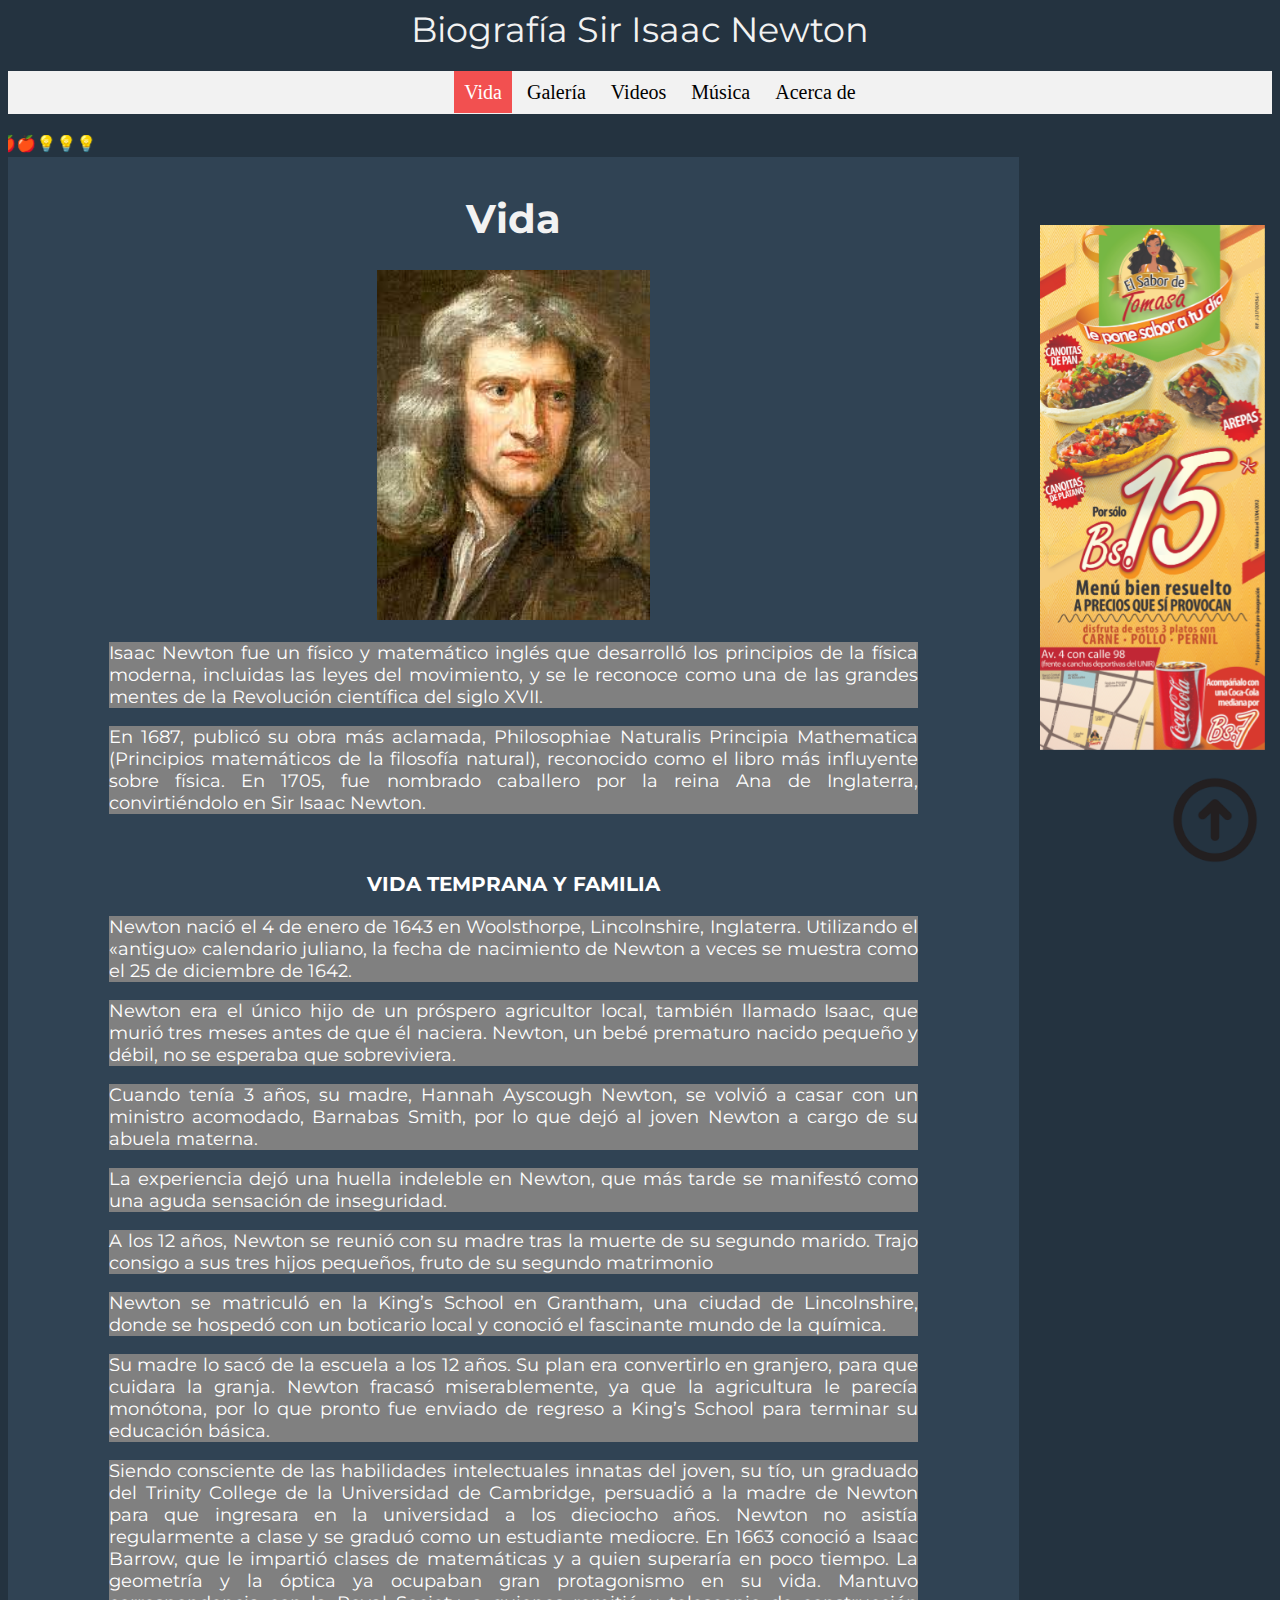
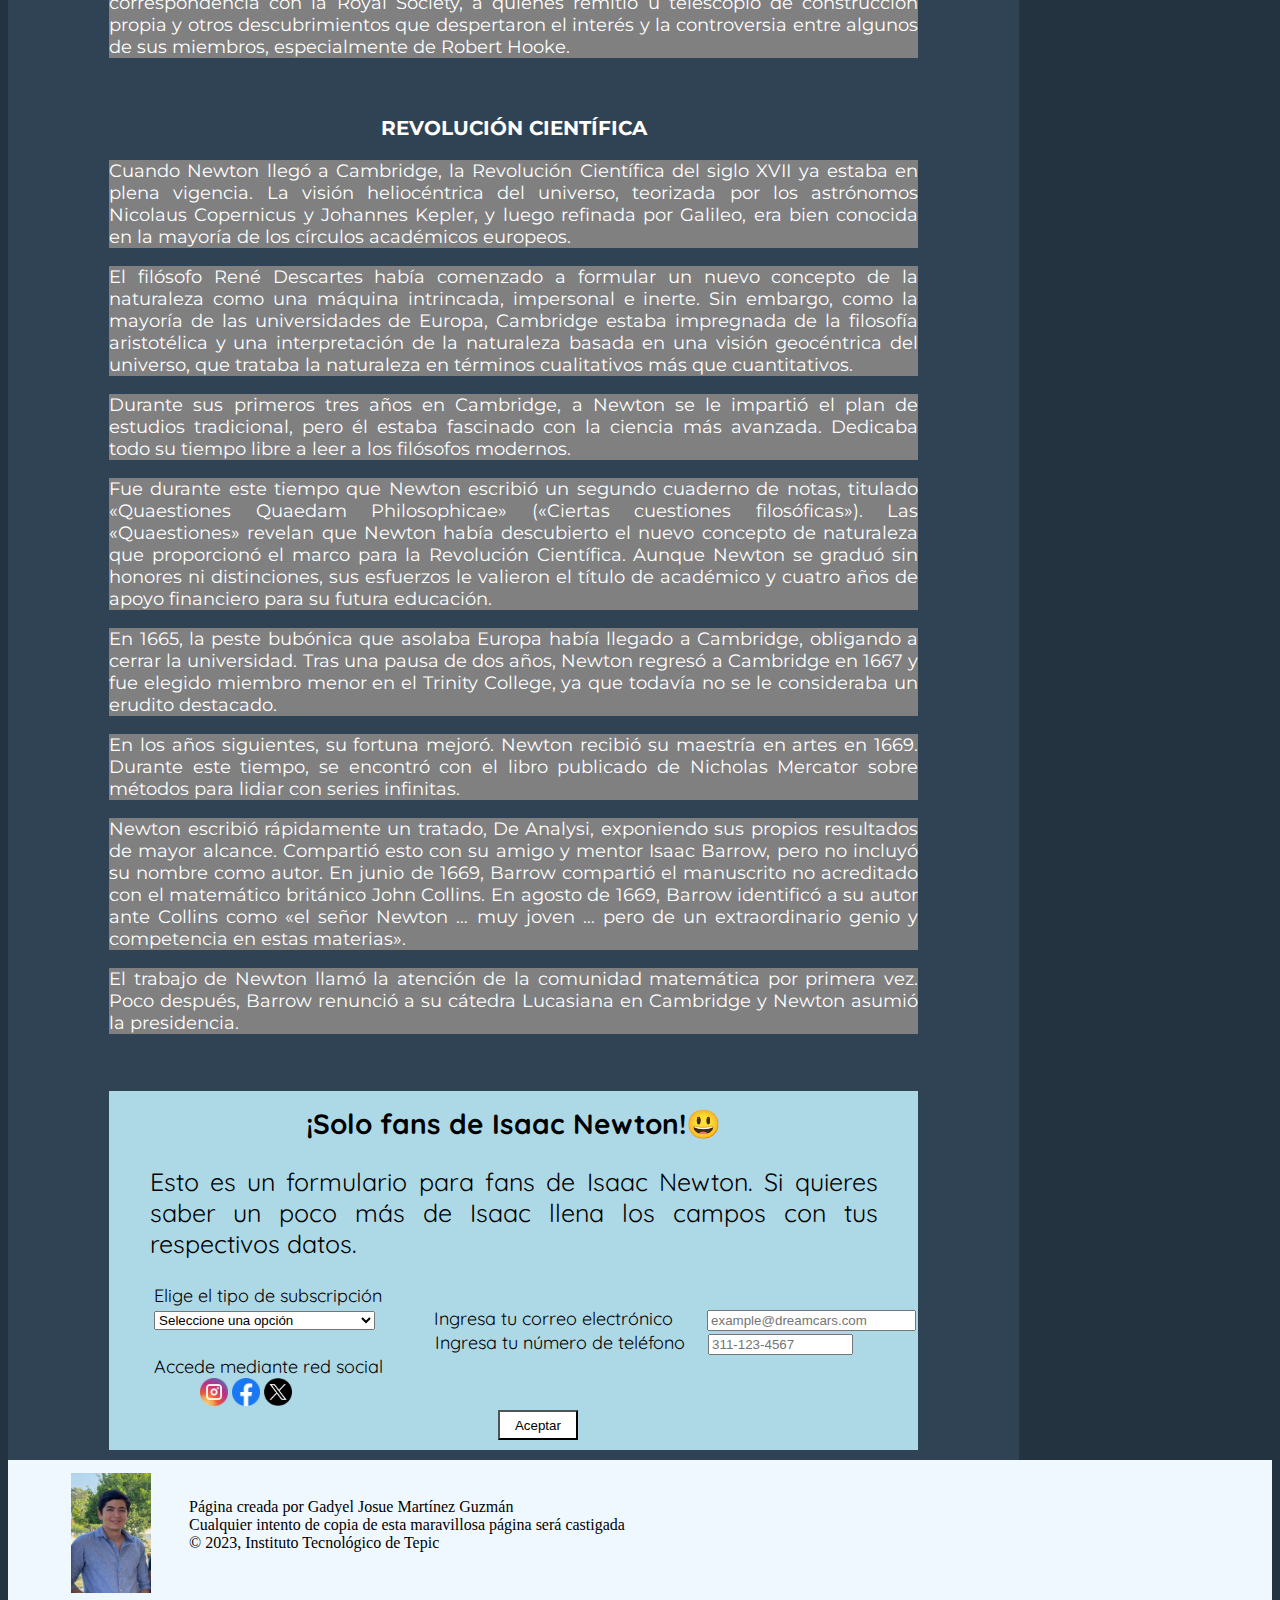
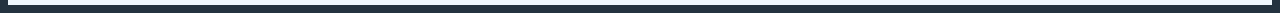
<file: index.html>
<!DOCTYPE html>
<html>
  <head>
    <meta charset="utf-8" />
    <title>Sir Isaac Newton</title>
    <meta name="viewport" content="width=device-width, initial-scale=1" />
    <link rel="preconnect" href="https://fonts.googleapis.com" />
    <link rel="preconnect" href="https://fonts.gstatic.com" crossorigin />
    <link
      href="https://fonts.googleapis.com/css2?family=Montserrat&display=swap"
      rel="stylesheet"
    />
    <link rel="preconnect" href="https://fonts.googleapis.com" />
    <link rel="preconnect" href="https://fonts.gstatic.com" crossorigin />
    <link
      href="https://fonts.googleapis.com/css2?family=Montserrat&family=Quicksand&display=swap"
      rel="stylesheet"
    />
    <link rel="icon" type="image/vnd.icon" href="img/manzana.ico" />
    <link rel="stylesheet" href="css/index.css" />
    <style></style>
  </head>
  <header>Biografía Sir Isaac Newton</header>
  <nav>
    <ul id="opciones">
      <li><a href="index.html" class="botonNav" style="background-color: #f25050; color: white;">Vida</a></li>
      <li><a href="galeria.html" class="botonNav">Galería</a></li>
      <li><a href="videos.html" class="botonNav">Videos</a></li>
      <li><a href="musica.html" class="botonNav">Música</a></li>
      <li><a href="acercaDe.html" class="botonNav">Acerca de</a></li>
    </ul>
  </nav>
  <marquee behavior="scroll" direction="right" scrollamount="10"
    >🍎🍎🍎💡💡💡</marquee
  >
  <body>
    <section>
      <article>
        <h1>Vida</h1>
        <div id="isaac_1">
          <img
            src="img/Isaac_1.jpg"
            alt="Imagen de Isaac Newton"
            height="350px"
          />
        </div>
        <p>
          Isaac Newton fue un físico y matemático inglés que desarrolló los
          principios de la física moderna, incluidas las leyes del movimiento, y
          se le reconoce como una de las grandes mentes de la Revolución
          científica del siglo XVII.
        </p>
        <p>
          En 1687, publicó su obra más aclamada, Philosophiae Naturalis
          Principia Mathematica (Principios matemáticos de la filosofía
          natural), reconocido como el libro más influyente sobre física. En
          1705, fue nombrado caballero por la reina Ana de Inglaterra,
          convirtiéndolo en Sir Isaac Newton.
        </p>
      </article>
      <article>
        <h3>VIDA TEMPRANA Y FAMILIA</h3>
        <p>
          Newton nació el 4 de enero de 1643 en Woolsthorpe, Lincolnshire,
          Inglaterra. Utilizando el «antiguo» calendario juliano, la fecha de
          nacimiento de Newton a veces se muestra como el 25 de diciembre de
          1642.
        </p>
        <p>
          Newton era el único hijo de un próspero agricultor local, también
          llamado Isaac, que murió tres meses antes de que él naciera. Newton,
          un bebé prematuro nacido pequeño y débil, no se esperaba que
          sobreviviera.
        </p>
        <p>
          Cuando tenía 3 años, su madre, Hannah Ayscough Newton, se volvió a
          casar con un ministro acomodado, Barnabas Smith, por lo que dejó al
          joven Newton a cargo de su abuela materna.
        </p>
        <p>
          La experiencia dejó una huella indeleble en Newton, que más tarde se
          manifestó como una aguda sensación de inseguridad.
        </p>
        <p>
          A los 12 años, Newton se reunió con su madre tras la muerte de su
          segundo marido. Trajo consigo a sus tres hijos pequeños, fruto de su
          segundo matrimonio
        </p>
        <p>
          Newton se matriculó en la King’s School en Grantham, una ciudad de
          Lincolnshire, donde se hospedó con un boticario local y conoció el
          fascinante mundo de la química.
        </p>
        <p>
          Su madre lo sacó de la escuela a los 12 años. Su plan era convertirlo
          en granjero, para que cuidara la granja. Newton fracasó
          miserablemente, ya que la agricultura le parecía monótona, por lo que
          pronto fue enviado de regreso a King’s School para terminar su
          educación básica.
        </p>
        <p>
          Siendo consciente de las habilidades intelectuales innatas del joven,
          su tío, un graduado del Trinity College de la Universidad de
          Cambridge, persuadió a la madre de Newton para que ingresara en la
          universidad a los dieciocho años. Newton no asistía regularmente a
          clase y se graduó como un estudiante mediocre. En 1663 conoció a Isaac
          Barrow, que le impartió clases de matemáticas y a quien superaría en
          poco tiempo. La geometría y la óptica ya ocupaban gran protagonismo en
          su vida. Mantuvo correspondencia con la Royal Society, a quienes
          remitió u telescopio de construcción propia y otros descubrimientos
          que despertaron el interés y la controversia entre algunos de sus
          miembros, especialmente de Robert Hooke.
        </p>
      </article>
      <article>
        <h3>REVOLUCIÓN CIENTÍFICA</h3>
        <p>
          Cuando Newton llegó a Cambridge, la Revolución Científica del siglo
          XVII ya estaba en plena vigencia. La visión heliocéntrica del
          universo, teorizada por los astrónomos Nicolaus Copernicus y Johannes
          Kepler, y luego refinada por Galileo, era bien conocida en la mayoría
          de los círculos académicos europeos.
        </p>

        <p>
          El filósofo René Descartes había comenzado a formular un nuevo
          concepto de la naturaleza como una máquina intrincada, impersonal e
          inerte. Sin embargo, como la mayoría de las universidades de Europa,
          Cambridge estaba impregnada de la filosofía aristotélica y una
          interpretación de la naturaleza basada en una visión geocéntrica del
          universo, que trataba la naturaleza en términos cualitativos más que
          cuantitativos.
        </p>

        <p>
          Durante sus primeros tres años en Cambridge, a Newton se le impartió
          el plan de estudios tradicional, pero él estaba fascinado con la
          ciencia más avanzada. Dedicaba todo su tiempo libre a leer a los
          filósofos modernos.
        </p>

        <p>
          Fue durante este tiempo que Newton escribió un segundo cuaderno de
          notas, titulado «Quaestiones Quaedam Philosophicae» («Ciertas
          cuestiones filosóficas»). Las «Quaestiones» revelan que Newton había
          descubierto el nuevo concepto de naturaleza que proporcionó el marco
          para la Revolución Científica. Aunque Newton se graduó sin honores ni
          distinciones, sus esfuerzos le valieron el título de académico y
          cuatro años de apoyo financiero para su futura educación.
        </p>

        <p>
          En 1665, la peste bubónica que asolaba Europa había llegado a
          Cambridge, obligando a cerrar la universidad. Tras una pausa de dos
          años, Newton regresó a Cambridge en 1667 y fue elegido miembro menor
          en el Trinity College, ya que todavía no se le consideraba un erudito
          destacado.
        </p>

        <p>
          En los años siguientes, su fortuna mejoró. Newton recibió su maestría
          en artes en 1669. Durante este tiempo, se encontró con el libro
          publicado de Nicholas Mercator sobre métodos para lidiar con series
          infinitas.
        </p>

        <p>
          Newton escribió rápidamente un tratado, De Analysi, exponiendo sus
          propios resultados de mayor alcance. Compartió esto con su amigo y
          mentor Isaac Barrow, pero no incluyó su nombre como autor. En junio de
          1669, Barrow compartió el manuscrito no acreditado con el matemático
          británico John Collins. En agosto de 1669, Barrow identificó a su
          autor ante Collins como «el señor Newton … muy joven … pero de un
          extraordinario genio y competencia en estas materias».
        </p>

        <p>
          El trabajo de Newton llamó la atención de la comunidad matemática por
          primera vez. Poco después, Barrow renunció a su cátedra Lucasiana en
          Cambridge y Newton asumió la presidencia.
        </p>
      </article>
      <article>
        <div id="divFormulario">
          <h1>¡Solo fans de Isaac Newton!😃</h1>
          <p>
            Esto es un formulario para fans de Isaac Newton. Si quieres saber un
            poco más de Isaac llena los campos con tus respectivos datos.
          </p>
          <form id="formulario">
            <label>Elige el tipo de subscripción</label><br />
            <select name="editor" id="editor">
              <option>Seleccione una opción</option>
              <option>Suscribirme por correo</option>
              <option>Suscribirme por mensaje de texto</option>
            </select>
            <div id="correo">
              <label>Ingresa tu correo electrónico</label>
              <input
                type="text"
                size="23"
                placeholder="example@dreamcars.com"
              />
            </div>
            <div id="telefono">
              <label>Ingresa tu número de teléfono</label>
              <input type="text" size="15" placeholder="311-123-4567" />
            </div>
            <div id="redes">
              <label>Accede mediante red social</label>
              <br />
              <a href="https://www.instagram.com" target="_blank"
                ><img src="img/instagram.png" height="28px" id="instagram"
              /></a>
              <a href="https://www.facebook.com" target="_blank"
                ><img src="img/facebook.png" height="28px"
              /></a>
              <a href="https://www.twitter.com" target="_blank"
                ><img src="img/twitter.png" height="28px"
              /></a>
            </div>
            <div id="aceptar">
              <input
                type="button"
                value="Aceptar"
                style="
                  height: 30px;
                  width: 80px;
                  background-color: white;
                  color: black;
                  cursor: pointer;
                "
              />
            </div>
          </form>
        </div>
      </article>
    </section>
    <aside>
      <div>
        <img
          src="img/publicidad_1.jpg"
          height="525px"
          style="position: fixed; right: 15px; bottom: 150px"
        />
      </div>
    </aside>
    <a href="#opciones"
      ><img id="subir" alt="Ver menú" src="img/subir.png" width="100"
    /></a>
  </body>
  <footer>
    <map name="mapa_autor">
      <area
        shape="rect"
        coords="27,30,57,70"
        href="https://www.linkedin.com/in/gadyel-mart%C3%ADnez-839042223/"
        target="_blank"
      />
    </map>
    <img
      id="autor"
      src="img/yo.jpeg"
      height="120px"
      width="80px"
      usemap="#mapa_autor"
    />

    <div id="informacion">
      Página creada por Gadyel Josue Martínez Guzmán<br />
      Cualquier intento de copia de esta maravillosa página será castigada<br />
      © 2023, Instituto Tecnológico de Tepic
    </div>
  </footer>
</html>
</file>
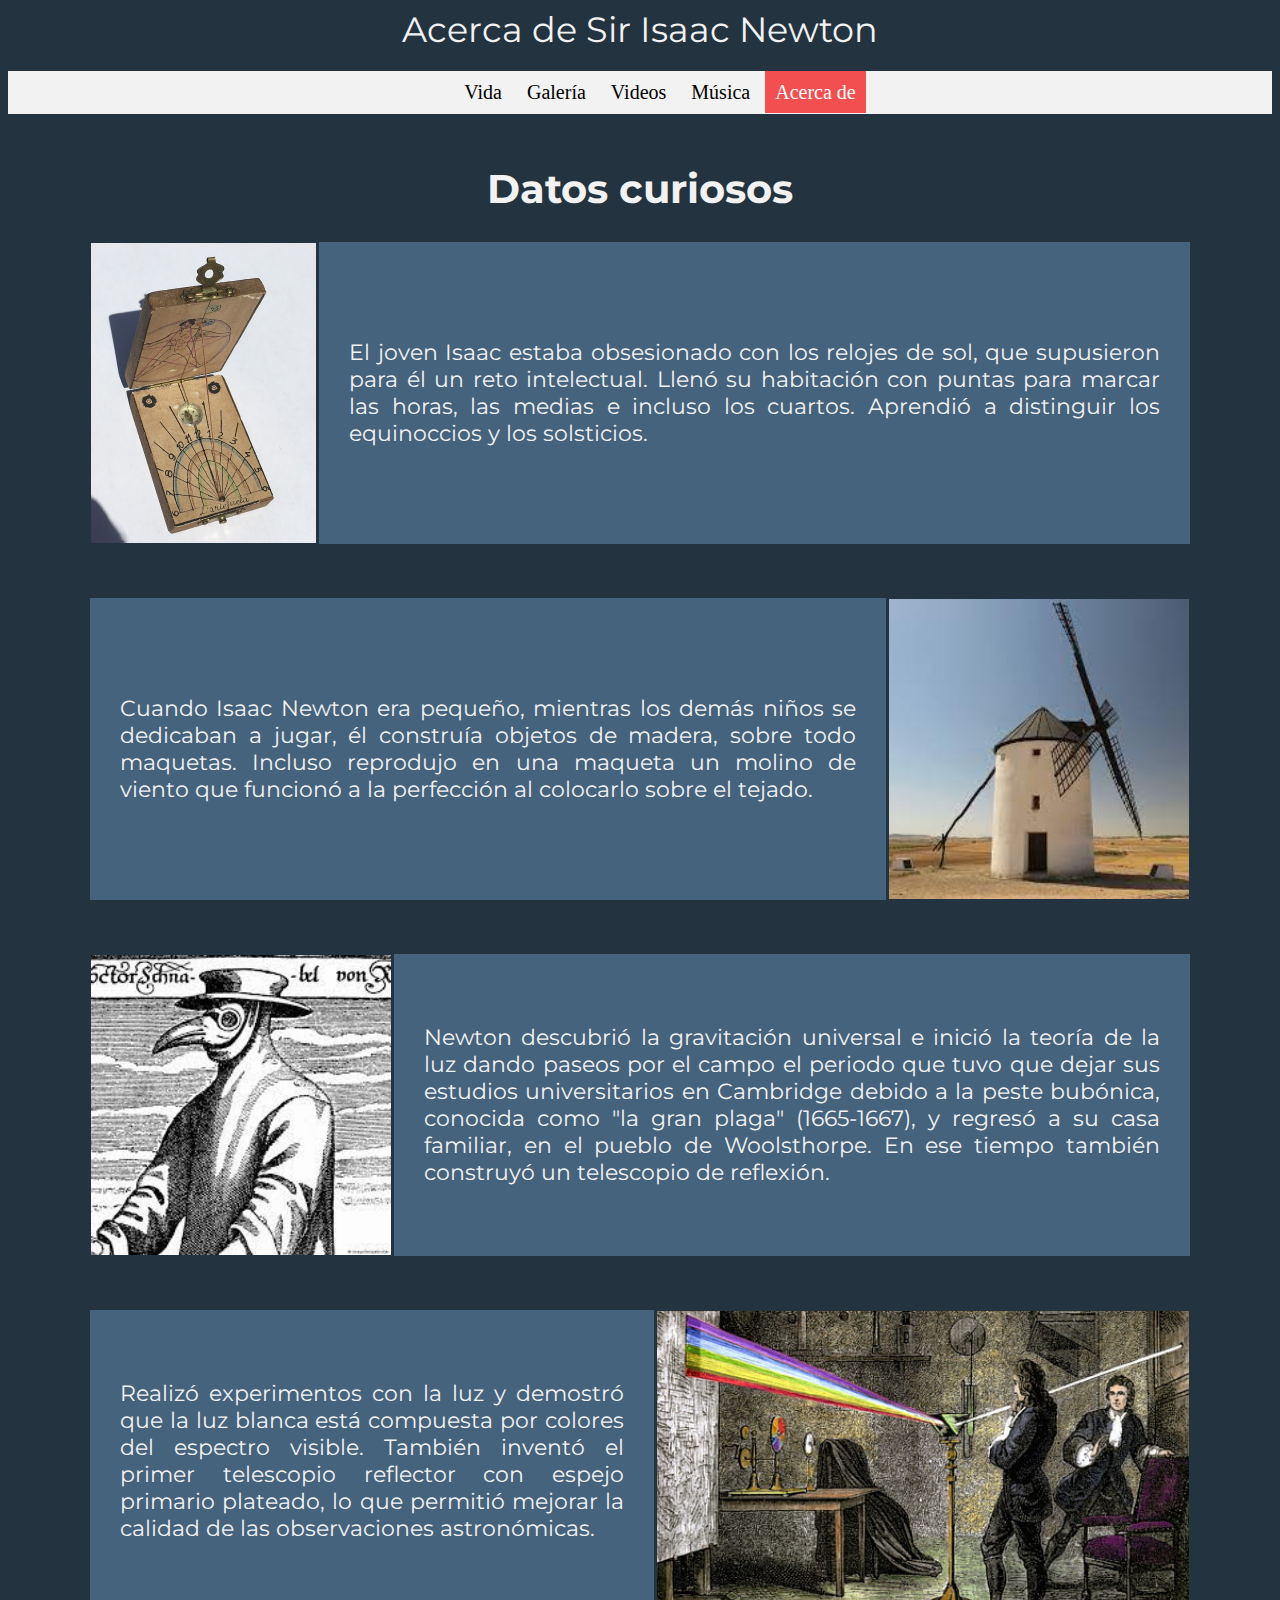
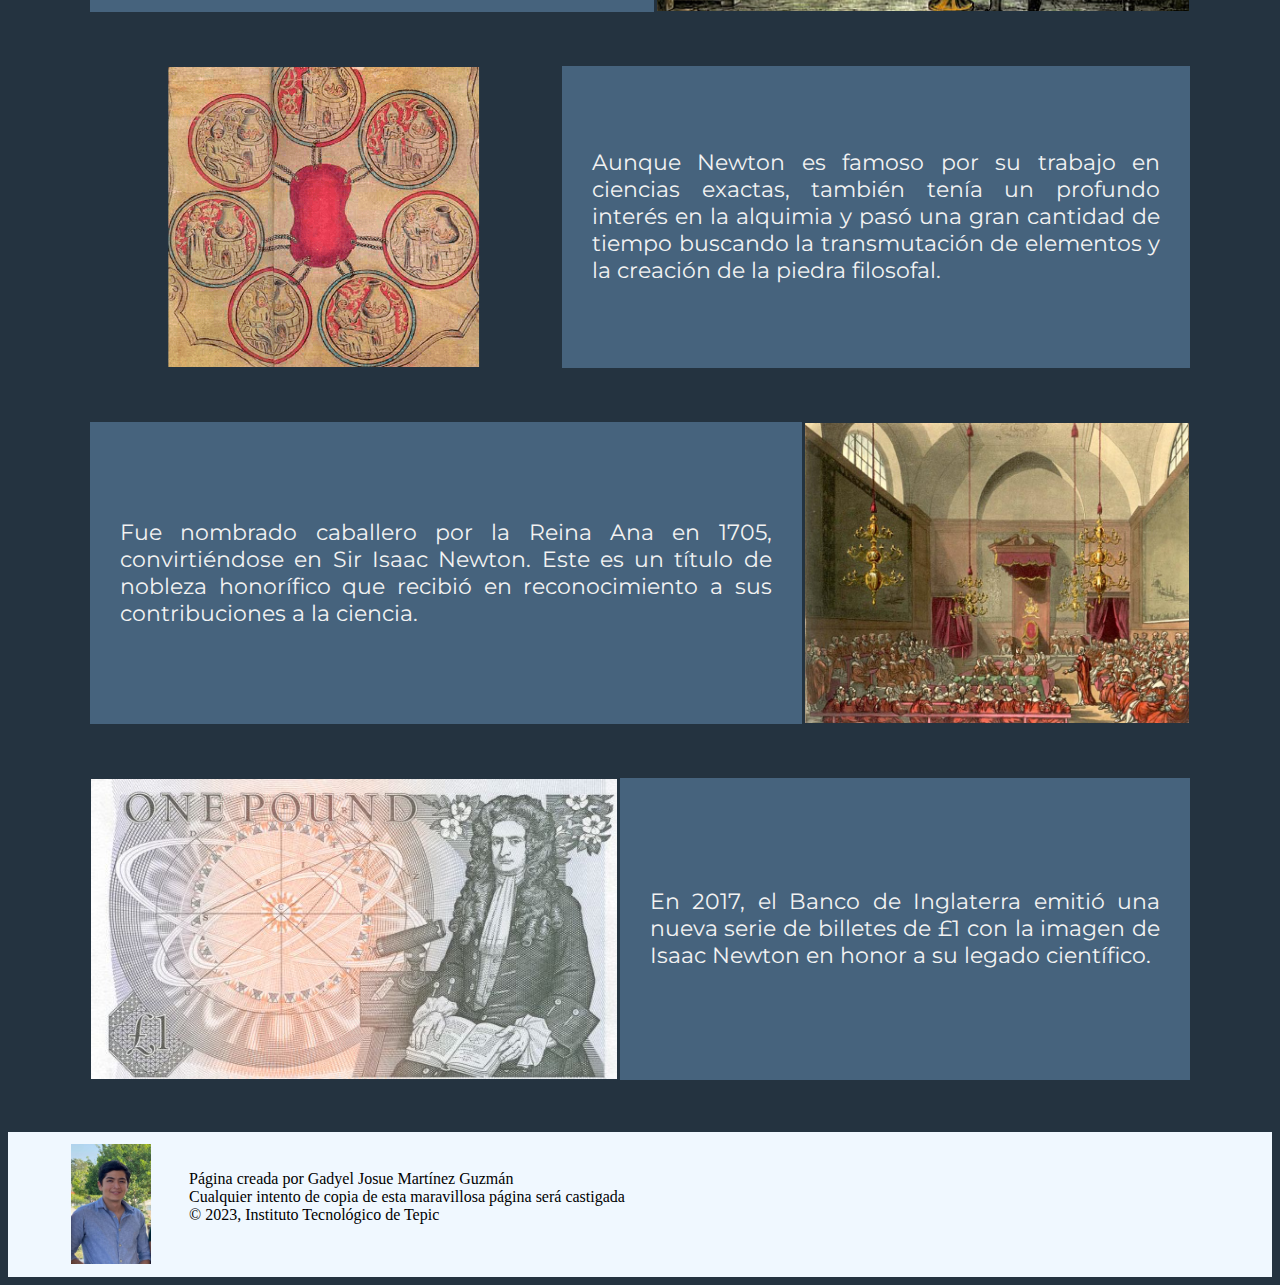
<file: acercaDe.html>
<html>
  <head>
    <meta charset="utf-8" />
    <title>Sir Isaac Newton</title>
    <meta name="viewport" content="width=device-width, initial-scale=1" />
    <link rel="preconnect" href="https://fonts.googleapis.com" />
    <link rel="preconnect" href="https://fonts.gstatic.com" crossorigin />
    <link
      href="https://fonts.googleapis.com/css2?family=Montserrat&display=swap"
      rel="stylesheet"
    />
    <link rel="preconnect" href="https://fonts.googleapis.com" />
    <link rel="preconnect" href="https://fonts.gstatic.com" crossorigin />
    <link
      href="https://fonts.googleapis.com/css2?family=Montserrat&family=Quicksand&display=swap"
      rel="stylesheet"
    />
    <link rel="icon" type="image/vnd.icon" href="img/manzana.ico" />
    <link rel="stylesheet" href="css/acercaDe.css" />
  </head>
  <header>Acerca de Sir Isaac Newton</header>
  <nav>
    <ul id="opciones">
      <li><a href="index.html" class="botonNav">Vida</a></li>
      <li><a href="galeria.html" class="botonNav">Galería</a></li>
      <li><a href="videos.html" class="botonNav">Videos</a></li>
      <li><a href="musica.html" class="botonNav">Música</a></li>
      <li>
        <a
          href="acercaDe.html"
          class="botonNav"
          style="background-color: #f25050; color: white"
          >Acerca de</a
        >
      </li>
    </ul>
  </nav>
  <body>
    <div class="contenidoDatos">
      <h1>Datos curiosos</h1>
      <table>
        <tr>
          <td>
            <img src="img/reloj.jpg" class="imagen" />
          </td>
          <td class="celdaInformacion">
            <p>
              El joven Isaac estaba obsesionado con los relojes de sol, que
              supusieron para él un reto intelectual. Llenó su habitación con
              puntas para marcar las horas, las medias e incluso los cuartos.
              Aprendió a distinguir los equinoccios y los solsticios.
            </p>
          </td>
        </tr>
      </table>
    </div>

    <div class="contenidoDatos">
      <table>
        <tr>
          <td class="celdaInformacion">
            <p>
              Cuando Isaac Newton era pequeño, mientras los demás niños se
              dedicaban a jugar, él construía objetos de madera, sobre todo
              maquetas. Incluso reprodujo en una maqueta un molino de viento que
              funcionó a la perfección al colocarlo sobre el tejado.
            </p>
          </td>
          <td>
            <img src="img/molino.jpg" class="imagen" />
          </td>
        </tr>
      </table>
    </div>
    <div class="contenidoDatos">
      <table>
        <tr>
          <td>
            <img src="img/peste.jpg" class="imagen" />
          </td>
          <td class="celdaInformacion">
            <p>
              Newton descubrió la gravitación universal e inició la teoría de la
              luz dando paseos por el campo el periodo que tuvo que dejar sus
              estudios universitarios en Cambridge debido a la peste bubónica,
              conocida como "la gran plaga" (1665-1667), y regresó a su casa
              familiar, en el pueblo de Woolsthorpe. En ese tiempo también
              construyó un telescopio de reflexión.
            </p>
          </td>
        </tr>
      </table>
    </div>

    <div class="contenidoDatos">
      <table>
        <tr>
          <td class="celdaInformacion">
            <p>
              Realizó experimentos con la luz y demostró que la luz blanca está
              compuesta por colores del espectro visible. También inventó el
              primer telescopio reflector con espejo primario plateado, lo que
              permitió mejorar la calidad de las observaciones astronómicas.
            </p>
          </td>
          <td>
            <img src="img/luz.jpg" class="imagen" />
          </td>
        </tr>
      </table>
    </div>
    <div class="contenidoDatos">
      <table>
        <tr>
          <td>
            <img src="img/piedra.png" class="imagen" />
          </td>
          <td class="celdaInformacion">
            <p>
              Aunque Newton es famoso por su trabajo en ciencias exactas,
              también tenía un profundo interés en la alquimia y pasó una gran
              cantidad de tiempo buscando la transmutación de elementos y la
              creación de la piedra filosofal.
            </p>
          </td>
        </tr>
      </table>
    </div>

    <div class="contenidoDatos">
      <table>
        <tr>
          <td class="celdaInformacion">
            <p>
              Fue nombrado caballero por la Reina Ana en 1705, convirtiéndose en
              Sir Isaac Newton. Este es un título de nobleza honorífico que
              recibió en reconocimiento a sus contribuciones a la ciencia.
            </p>
          </td>
          <td>
            <img src="img/nombramiento.jpg" class="imagen" />
          </td>
        </tr>
      </table>
    </div>
    <div class="contenidoDatos" style="margin-bottom: 50px;">
      <table>
        <tr>
          <td>
            <img src="img/billete.jpg" class="imagen" />
          </td>
          <td class="celdaInformacion">
            <p>
              En 2017, el Banco de Inglaterra emitió una nueva serie de billetes
              de £1 con la imagen de Isaac Newton en honor a su legado
              científico.
            </p>
          </td>
        </tr>
      </table>
    </div>
  </body>
  <footer>
    <map name="mapa_autor">
      <area
        shape="rect"
        coords="27,30,57,70"
        href="https://www.linkedin.com/in/gadyel-mart%C3%ADnez-839042223/"
        target="_blank"
      />
    </map>
    <img
      id="autor"
      src="img/yo.jpeg"
      height="120px"
      width="80px"
      usemap="#mapa_autor"
    />

    <div id="informacion">
      Página creada por Gadyel Josue Martínez Guzmán<br />
      Cualquier intento de copia de esta maravillosa página será castigada<br />
      © 2023, Instituto Tecnológico de Tepic
    </div>
  </footer>
</html>
</file>
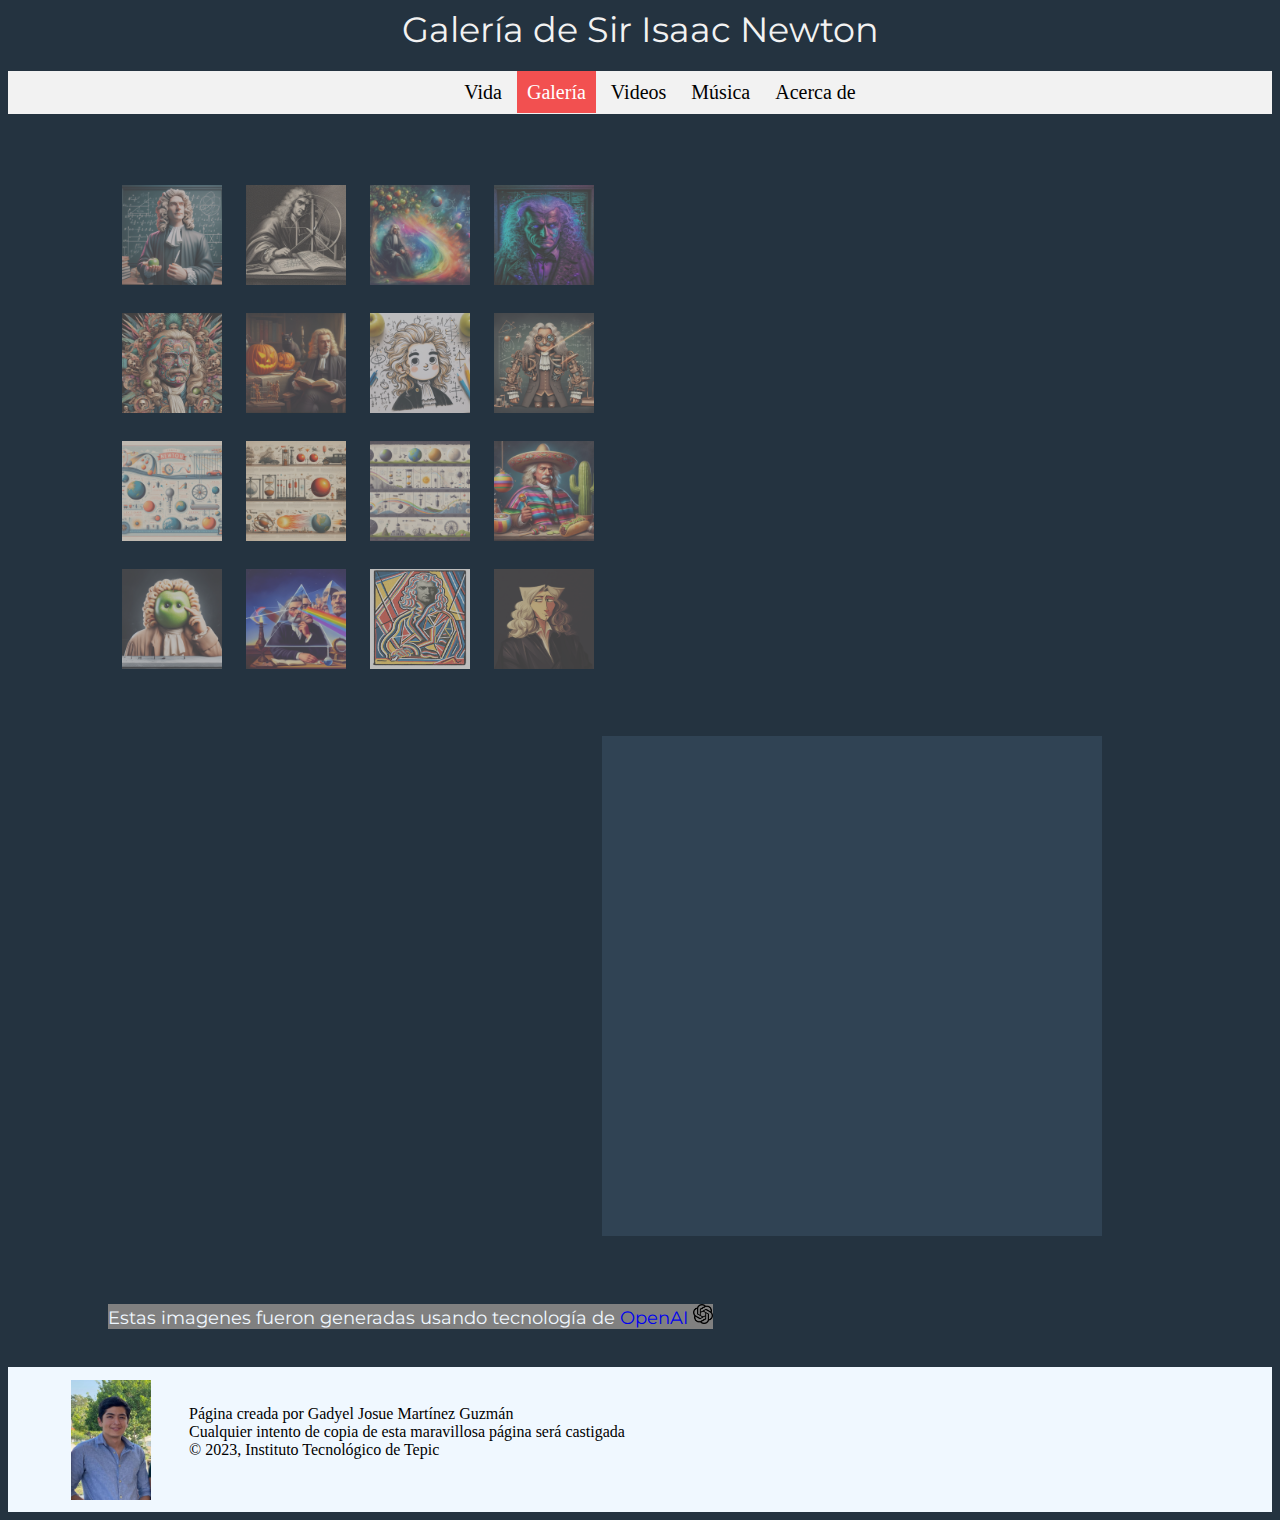
<file: galeria.html>
<!DOCTYPE html>
<html>
  <head>
    <meta charset="utf-8" />
    <title>Sir Isaac Newton</title>
    <meta name="viewport" content="width=device-width, initial-scale=1" />
    <link rel="preconnect" href="https://fonts.googleapis.com" />
    <link rel="preconnect" href="https://fonts.gstatic.com" crossorigin />
    <link
      href="https://fonts.googleapis.com/css2?family=Montserrat&display=swap"
      rel="stylesheet"
    />
    <link rel="preconnect" href="https://fonts.googleapis.com" />
    <link rel="preconnect" href="https://fonts.gstatic.com" crossorigin />
    <link
      href="https://fonts.googleapis.com/css2?family=Montserrat&family=Quicksand&display=swap"
      rel="stylesheet"
    />
    <link rel="icon" type="image/vnd.icon" href="img/manzana.ico" />
    <link rel="stylesheet" href="css/galeria.css" />
  </head>
  <header>Galería de Sir Isaac Newton</header>
  <nav>
    <ul id="opciones">
      <li><a href="index.html" class="botonNav">Vida</a></li>
      <li><a href="galeria.html" class="botonNav" style="background-color: #f25050; color: white;">Galería</a></li>
      <li><a href="videos.html" class="botonNav">Videos</a></li>
      <li><a href="musica.html" class="botonNav">Música</a></li>
      <li><a href="acercaDe.html" class="botonNav">Acerca de</a></li>
    </ul>
  </nav>

  <body>
    <div>
      <div id="contenedorMiniaturas">
        <table>
          <tr>
            <td>
              <img class="miniatura" src="img/isaac_3d.jpg" />
              <img class="imagenGrande" src="img/isaac_3d.jpg" />
            </td>
            <td>
              <img class="miniatura" src="img/isaac_amano.jpg" />
              <img class="imagenGrande" src="img/isaac_amano.jpg" />
            </td>
            <td>
              <img class="miniatura" src="img/isaac_arte.jpg" />
              <img class="imagenGrande" src="img/isaac_arte.jpg" />
            </td>
            <td>
              <img class="miniatura" src="img/isaac_cyberpunk.jpg" /><img
                class="imagenGrande"
                src="img/isaac_cyberpunk.jpg"
              />
            </td>
          </tr>
          <tr>
            <td>
              <img class="miniatura" src="img/isaac_azteca.jpg" /><img
                class="imagenGrande"
                src="img/isaac_azteca.jpg"
              />
            </td>
            <td>
              <img class="miniatura" src="img/isaac_halloween.jpg" /><img
                class="imagenGrande"
                src="img/isaac_halloween.jpg"
              />
            </td>
            <td>
              <img class="miniatura" src="img/isaac_kid.jpg" /><img
                class="imagenGrande"
                src="img/isaac_kid.jpg"
              />
            </td>
            <td>
              <img class="miniatura" src="img/isaac_robot.jpg" /><img
                class="imagenGrande"
                src="img/isaac_robot.jpg"
              />
            </td>
          </tr>
          <tr>
            <td>
              <img class="miniatura" src="img/isaac_leyes.jpg" /><img
                class="imagenGrande"
                src="img/isaac_leyes.jpg"
              />
            </td>
            <td>
              <img class="miniatura" src="img/isaac_leyes2.jpg" /><img
                class="imagenGrande"
                src="img/isaac_leyes2.jpg"
              />
            </td>
            <td>
              <img class="miniatura" src="img/isaac_leyes3.jpg" /><img
                class="imagenGrande"
                src="img/isaac_leyes3.jpg"
              />
            </td>
            <td>
              <img class="miniatura" src="img/isaac_mexicano.jpg" /><img
                class="imagenGrande"
                src="img/isaac_mexicano.jpg"
              />
            </td>
          </tr>
          <tr>
            <td>
              <img class="miniatura" src="img/isaac_manzana.jpg" /><img
                class="imagenGrande"
                src="img/isaac_manzana.jpg"
              />
            </td>
            <td>
              <img class="miniatura" src="img/isaac_pinkfloyd.jpg" /><img
                class="imagenGrande"
                src="img/isaac_pinkfloyd.jpg"
              />
            </td>
            <td>
              <img class="miniatura" src="img/isaac_simon.jpg" /><img
                class="imagenGrande"
                src="img/isaac_simon.jpg"
              />
            </td>
            <td>
              <img class="miniatura" src="img/isaac_raro.png" /><img
                class="imagenGrande"
                src="img/isaac_raro.png"
              />
            </td>
          </tr>
        </table>
      </div>
      <div id="contenedorVisualizador">
        <div id="visualizador"></div>
      </div>
    </div>
    <div id="explicacion">
      <p>Estas imagenes fueron generadas usando tecnología de  <a href="https://openai.com/dall-e-3" target="_blank"
        >OpenAI <img src="img/openAi.png" style="height: 20px"
      /></a></p>
      
    </div>
  </body>
  <footer>
    <map name="mapa_autor">
      <area
        shape="rect"
        coords="27,30,57,70"
        href="https://www.linkedin.com/in/gadyel-mart%C3%ADnez-839042223/"
        target="_blank"
      />
    </map>
    <img
      id="autor"
      src="img/yo.jpeg"
      height="120px"
      width="80px"
      usemap="#mapa_autor"
    />

    <div id="informacion">
      Página creada por Gadyel Josue Martínez Guzmán<br />
      Cualquier intento de copia de esta maravillosa página será castigada<br />
      © 2023, Instituto Tecnológico de Tepic
    </div>
  </footer>
</html>
</file>
<file: css/index.css>
marquee{
    position: sticky;
    top: 0px;
}
body{
    background-color: #243340;
    color: aliceblue;
}
header{
    background-color: #243340;
    color: #F2F2F2;
    text-align: center;
    font-family: Montserrat;
    font-size: 35px;
}
nav{
    background-color: #F2F2F2;
    font-family: Verdana;
    font-size: 20px;
    text-align: center;
}
nav li{
    display: inline-block;
    text-align: center;
    margin: 0;
    padding-top: 10px;
    padding-bottom: 10px;
}
nav li a{
    color: black;
    background-color: #F2F2F2;
    text-decoration: none;
    padding: 10px;
}
aside{
    float: left;
    width: 20%;
    text-align: center;
}
section{
    width: 80%;
}
.botonNav:hover{
    color: white;
    background-color: #F25050;
    transition: 0.2s;
    opacity: 1;
}
footer{
    background-color: aliceblue;
    color: black;
    display: flex;
    clear: both;
}
article{
    background-color: #304354;
    color: white;
    padding-left: 10%;
    padding-right: 10%;
    padding-bottom: 1%;
    padding-top: 1%;
}
p{
    text-align: justify;
    font-family: Montserrat;
    font-size: 18px;
    background-color: gray;
}
h1{
    font-size: 40px;
    text-align: center;
    color: #F2F2F2;
    font-family: Montserrat;
}
h3{
    font-family: Montserrat;
    text-align: center;
    font-size: 20px;
}
#subir{
    position: fixed;
    bottom: 30px;
    right: 15px;
}
#autor{
    margin-left: 5%;
    padding-top: 1%;
    padding-bottom: 1%;
}
#informacion{
    padding: 3%;
}
#isaac_1{
    text-align: center;
}
#divFormulario{
    background-color: lightblue;
    font-family: Quicksand;
    text-align: justify;
    color: black;
}
#divFormulario h1{
    padding-top: 15px;
    font-family: Quicksand;
    font-size: 28px;
    color: black;
}
#divFormulario p{
    padding-left: 5%;
    padding-right: 5%;
    text-align: justify;
    font-family: Quicksand;
    background-color: lightblue;
    font-size: 25px;
}
#formulario{
    padding-left: 45px;
}
#formulario label{
    font-size: 18px;
}       
#correo{
    display: inline;
    padding-left: 55px;
}
#telefono{
    display: block;
    padding-left: 281px;
}
#correo label{
    padding-right: 30px;
}
#telefono label{
    padding-right: 19px;
}
#instagram{
    padding-left: 6%;
}
#aceptar{
    margin-left: 45%;
    margin-bottom: 10px;
    display: inline-block;
}
</file>
<file: css/acercaDe.css>
marquee {
  position: sticky;
  top: 0px;
}
body {
  background-color: #243340;
  color: aliceblue;
}
header {
  background-color: #243340;
  color: #f2f2f2;
  text-align: center;
  font-family: Montserrat;
  font-size: 35px;
}

nav {
  background-color: #f2f2f2;
  font-family: Verdana;
  font-size: 20px;
  text-align: center;
}

h2 {
  font-family: Montserrat;
  margin: 0;
}

nav li {
  display: inline-block;
  text-align: center;
  margin: 0;
  padding-top: 10px;
  padding-bottom: 10px;
}
nav li a {
  color: black;
  background-color: #f2f2f2;
  text-decoration: none;
  padding: 10px;
}

.botonNav:hover {
  color: white;
  background-color: #f25050;
  transition: 0.2s;
  opacity: 1;
}
footer {
  background-color: aliceblue;
  color: black;
  display: flex;
  clear: both;
}

#autor {
  margin-left: 5%;
  padding-top: 1%;
  padding-bottom: 1%;
}

#informacion {
  padding: 3%;
}

h1 {
  font-size: 40px;
  text-align: center;
  color: #f2f2f2;
  font-family: Montserrat;
}

p {
  text-align: justify;
  font-family: Montserrat;
  font-size: 22px;
  color: #f2f2f2;
}

.imagen {
  height: 300px;
}

.celdaInformacion {
  background-color: #46637d;
  padding-left: 30px;
  padding-right: 30px;
}

.contenidoDatos
{
    margin-top: 50px;
    margin-left: 80px;
    margin-right: 80px;
}
</file>
<file: css/galeria.css>
marquee {
  position: sticky;
  top: 0px;
}
body {
  background-color: #243340;
  color: aliceblue;
}
header {
  background-color: #243340;
  color: #f2f2f2;
  text-align: center;
  font-family: Montserrat;
  font-size: 35px;
}
nav {
  background-color: #f2f2f2;
  font-family: Verdana;
  font-size: 20px;
  text-align: center;
}
nav li {
  display: inline-block;
  text-align: center;
  margin: 0;
  padding-top: 10px;
  padding-bottom: 10px;
}
nav li a {
  color: black;
  background-color: #f2f2f2;
  text-decoration: none;
  padding: 10px;
}
.botonNav:hover {
  color: white;
  background-color: #f25050;
  transition: 0.2s;
  opacity: 1;
}
footer {
  background-color: aliceblue;
  color: black;
  display: flex;
  clear: both;
}
article {
  background-color: #304354;
  color: white;
  padding-left: 10%;
  padding-right: 10%;
  padding-bottom: 1%;
  padding-top: 1%;
}
p {
  text-align: justify;
  font-family: Montserrat;
  font-size: 18px;
  background-color: gray;
}
h1 {
  font-size: 40px;
  text-align: center;
  color: #f2f2f2;
  font-family: Montserrat;
}
h3 {
  font-family: Montserrat;
  text-align: center;
  font-size: 20px;
}
#subir {
  position: fixed;
  bottom: 30px;
  right: 15px;
}
#autor {
  margin-left: 5%;
  padding-top: 1%;
  padding-bottom: 1%;
}
#informacion {
  padding: 3%;
}

.miniatura {
  height: 100px;
  width: 100px;
  filter: contrast(50%);
  padding: 10px;
}

td .imagenGrande {
  position: absolute;
  height: 450px;
  width: 450px;
  top: 210px;
  left: 865px;
  visibility: hidden;
}

td .miniatura:hover {
  filter: contrast(100%);
  cursor: pointer;
}

.miniatura:hover + .imagenGrande {
  visibility: visible;
}

#contenedorVisualizador {
  background-color: #304354;
  float: right;
  margin-right: 170px;
  margin-bottom: 50px;
  margin-top: 50px;
  height: 500px;
  width: 500px;
}

#visualizador {
  height: 450px;
  width: 450px;
  position: relative;
  top: 25px;
  left: 25px;
}
#contenedorMiniaturas {
  margin-left: 8%;
  margin-top: 3%;
  float: left;
}

#explicacion {
    float: left;
    margin-bottom: 20px;
    margin-left: 100px;
}
a{
    text-decoration: none;
}
</file>
